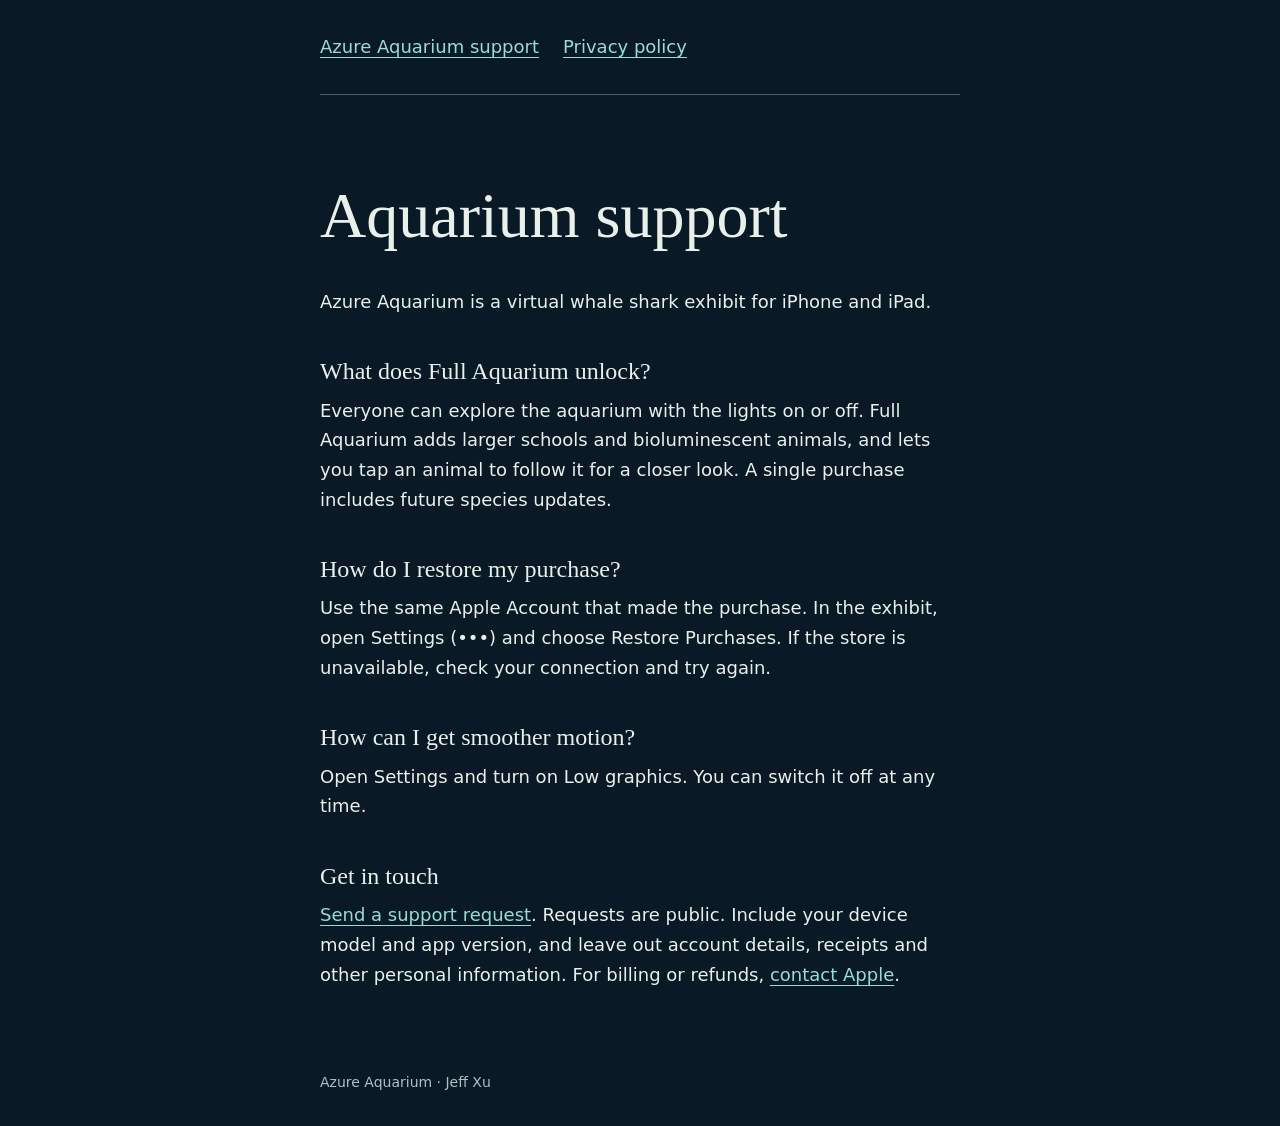
<file: index.html>
<!doctype html>
<html lang="en"><head><meta charset="utf-8"><meta name="viewport" content="width=device-width, initial-scale=1"><title>Aquarium support · Azure Aquarium</title><link rel="stylesheet" href="style.css"></head><body><main><nav aria-label="Site"><a href="./">Azure Aquarium support</a><a href="privacy.html">Privacy policy</a></nav><h1>Aquarium support</h1><p>Azure Aquarium is a virtual whale shark exhibit for iPhone and iPad.</p>
<h2>What does Full Aquarium unlock?</h2><p>Everyone can explore the aquarium with the lights on or off. Full Aquarium adds larger schools and bioluminescent animals, and lets you tap an animal to follow it for a closer look. A single purchase includes future species updates.</p>
<h2>How do I restore my purchase?</h2><p>Use the same Apple Account that made the purchase. In the exhibit, open Settings (•••) and choose Restore Purchases. If the store is unavailable, check your connection and try again.</p>
<h2>How can I get smoother motion?</h2><p>Open Settings and turn on Low graphics. You can switch it off at any time.</p>
<h2>Get in touch</h2><p><a href="https://github.com/hotxfj/azure-aquarium-support/issues/new">Send a support request</a>. Requests are public. Include your device model and app version, and leave out account details, receipts and other personal information. For billing or refunds, <a href="https://reportaproblem.apple.com/">contact Apple</a>.</p></main><footer>Azure Aquarium · Jeff Xu</footer></body></html>
</file>
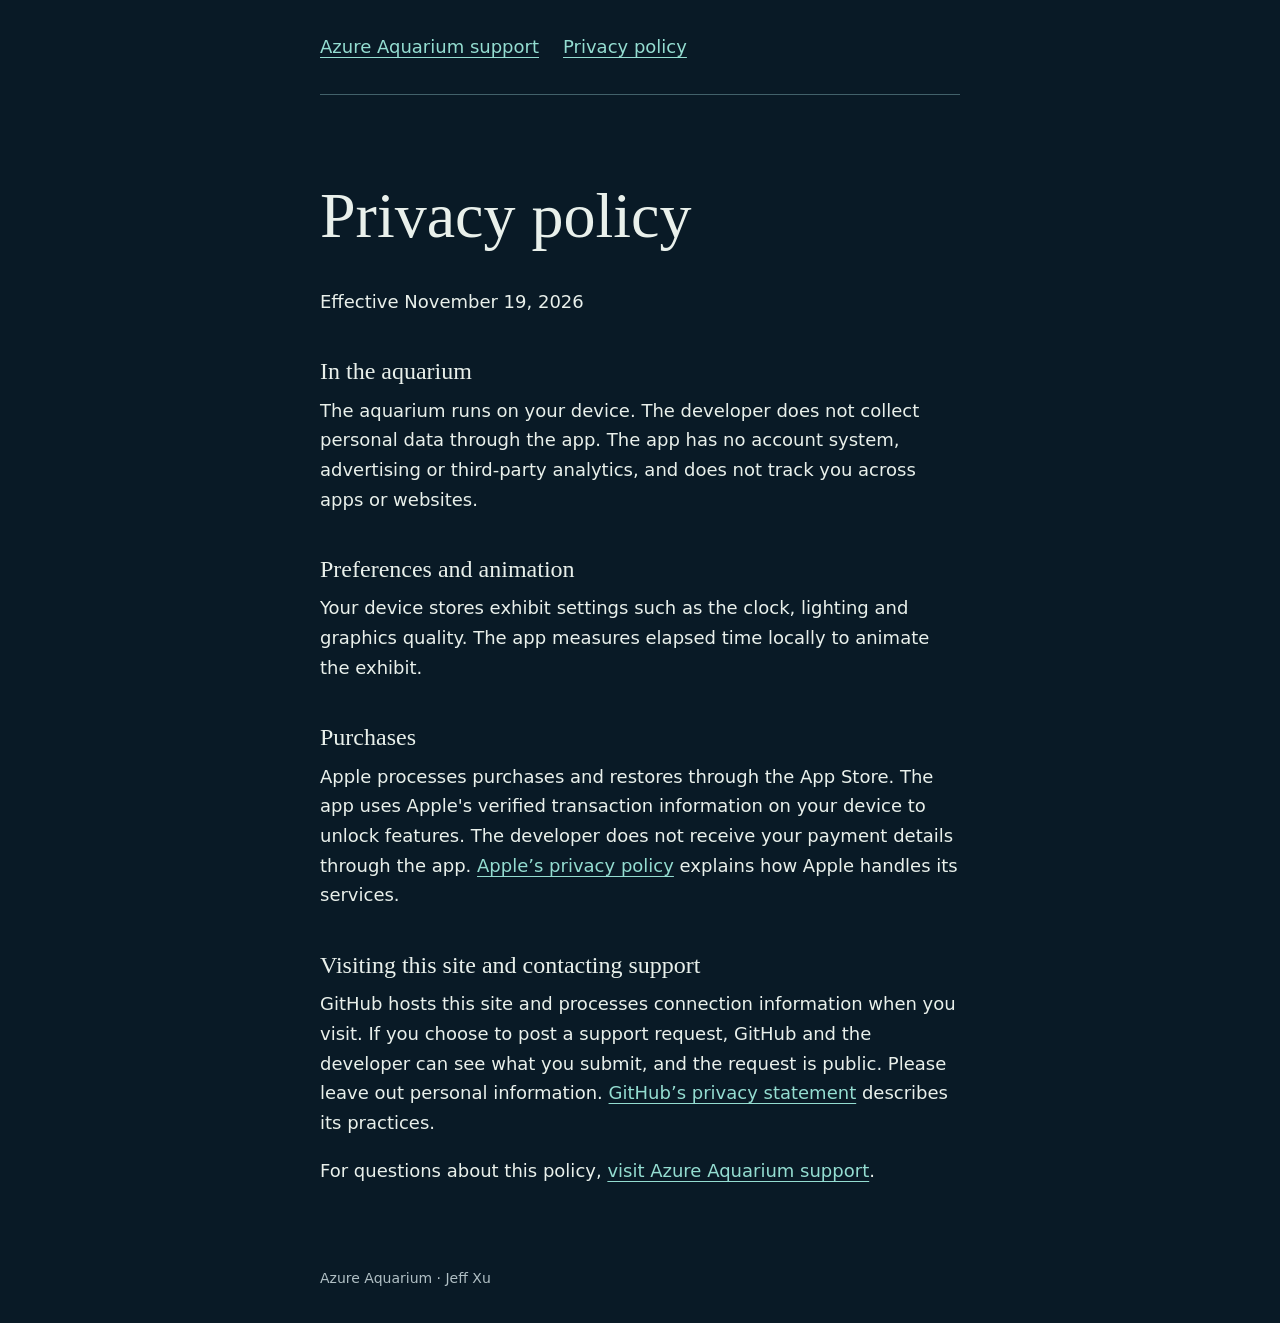
<file: privacy.html>
<!doctype html>
<html lang="en"><head><meta charset="utf-8"><meta name="viewport" content="width=device-width, initial-scale=1"><title>Privacy policy · Azure Aquarium</title><link rel="stylesheet" href="style.css"></head><body><main><nav aria-label="Site"><a href="./">Azure Aquarium support</a><a href="privacy.html">Privacy policy</a></nav><h1>Privacy policy</h1><p>Effective November 19, 2026</p>
<h2>In the aquarium</h2><p>The aquarium runs on your device. The developer does not collect personal data through the app. The app has no account system, advertising or third-party analytics, and does not track you across apps or websites.</p>
<h2>Preferences and animation</h2><p>Your device stores exhibit settings such as the clock, lighting and graphics quality. The app measures elapsed time locally to animate the exhibit.</p>
<h2>Purchases</h2><p>Apple processes purchases and restores through the App Store. The app uses Apple's verified transaction information on your device to unlock features. The developer does not receive your payment details through the app. <a href="https://www.apple.com/legal/privacy/">Apple’s privacy policy</a> explains how Apple handles its services.</p>
<h2>Visiting this site and contacting support</h2><p>GitHub hosts this site and processes connection information when you visit. If you choose to post a support request, GitHub and the developer can see what you submit, and the request is public. Please leave out personal information. <a href="https://docs.github.com/en/site-policy/privacy-policies/github-general-privacy-statement">GitHub’s privacy statement</a> describes its practices.</p><p>For questions about this policy, <a href="./">visit Azure Aquarium support</a>.</p></main><footer>Azure Aquarium · Jeff Xu</footer></body></html>
</file>
<file: style.css>
*{box-sizing:border-box}html{color-scheme:dark}body{margin:0;background:#091a26;color:#e9f0eb;font:18px/1.65 system-ui,sans-serif}main,footer{max-width:43rem;margin:auto;padding:2rem 1.5rem}nav{display:flex;gap:1.5rem;padding-bottom:2rem;border-bottom:1px solid #42616a}a{color:#94ddd1;text-underline-offset:.2em}h1,h2{font-family:Georgia,serif;font-weight:500;line-height:1.2}h1{font-size:clamp(2.5rem,8vw,4rem);margin:1.3em 0 .5em}h2{font-size:1.5rem;margin:1.7em 0 .4em}p{margin:.4em 0 1em}footer{font-size:.875rem;color:#b0bfc4}a:focus-visible{outline:2px solid currentColor;outline-offset:4px}
</file>
